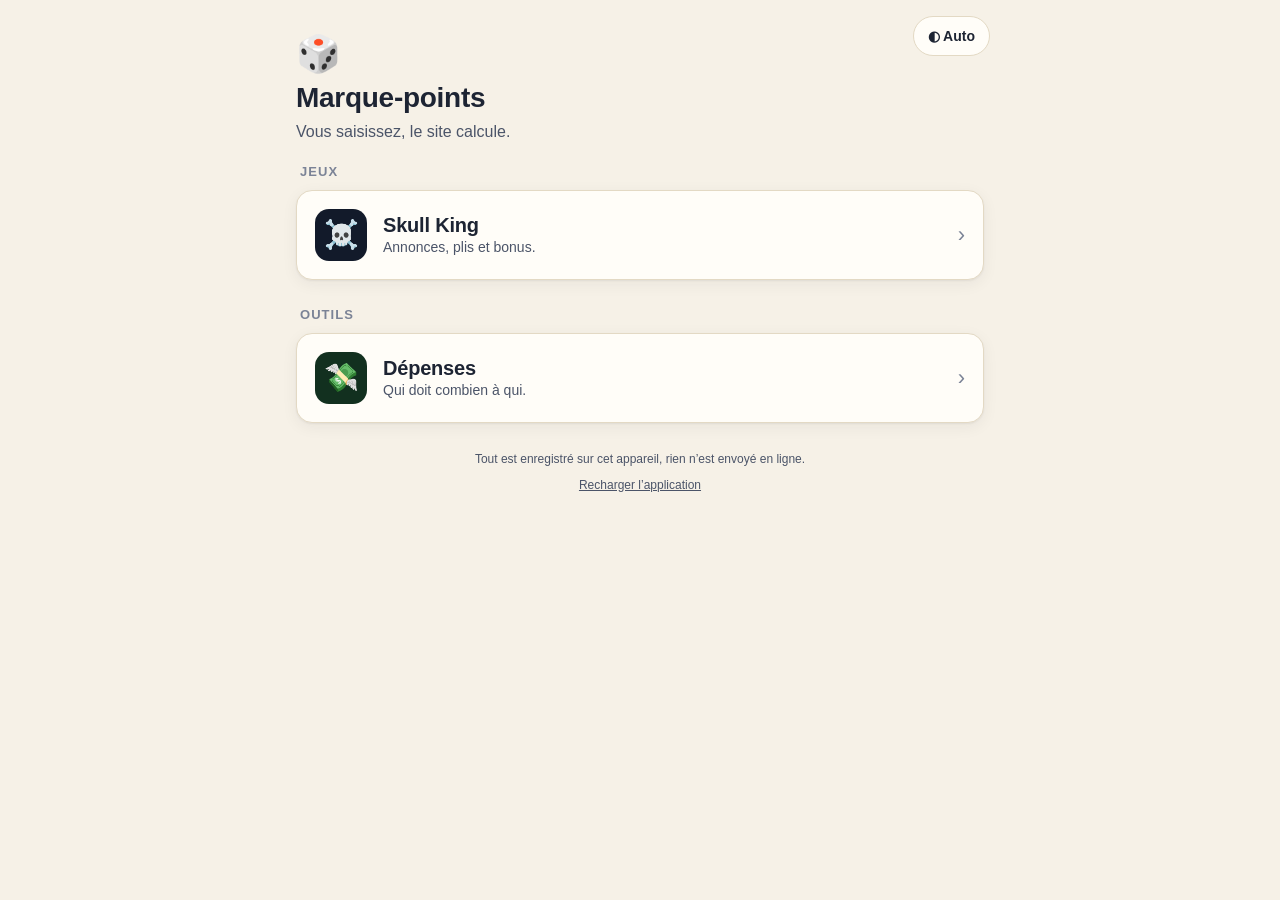
<file: index.html>
<!doctype html>
<html lang="fr">
<head>
  <meta charset="utf-8">
  <meta name="viewport" content="width=device-width, initial-scale=1, viewport-fit=cover">
  <title>Marque-points</title>
  <meta name="description" content="Comptez les points de vos jeux de société, sans calcul ni feuille de score.">
  <meta name="theme-color" content="#0e1420">
  <link rel="manifest" href="manifest.webmanifest">
  <link rel="icon" href="assets/img/icon.svg" type="image/svg+xml">
  <link rel="apple-touch-icon" href="assets/img/icon-192.png">
  <script src="assets/js/theme.js"></script>
  <link rel="stylesheet" href="assets/css/base.css?v=9">
  <style>
    .hero { padding: 36px 0 22px; position: relative; }
    .theme-btn { position: absolute; top: 16px; right: -6px; display: inline-flex; align-items: center; gap: 6px; min-height: 40px; padding: 6px 14px; border-radius: 999px; border: 1px solid var(--line); background: var(--surface); font-size: 14px; font-weight: 600; }
    .hero .logo { font-size: 36px; line-height: 1; }
    .hero h1 { font-size: 28px; margin-top: 10px; }
    .hero p { margin-top: 6px; font-size: 16px; }
    .games { display: grid; gap: 14px; padding-bottom: 28px; }
    .group-title { font-size: 13px; font-weight: 700; text-transform: uppercase; letter-spacing: .08em; color: var(--ink-3); margin: 0 4px 10px; }
    .game .art.money { background: #12301f; }
    .reload { border: 0; background: none; color: var(--ink-2); text-decoration: underline; font-size: 12px; padding: 8px; }
    .game {
      display: flex; gap: 16px; align-items: center; text-decoration: none;
      padding: 18px; border-radius: var(--radius); background: var(--surface);
      border: 1px solid var(--line); box-shadow: var(--shadow); transition: transform .1s;
    }
    .game:active { transform: scale(.99); }
    .game .art {
      width: 52px; height: 52px; flex: none; border-radius: 14px; display: grid; place-items: center;
      font-size: 28px; background: #121a2a; color: #f2c14e;
    }
    .game h2 { font-size: 20px; }
    .game .tags { display: flex; flex-wrap: wrap; gap: 6px; margin-top: 8px; }
    .tag { font-size: 12px; padding: 3px 8px; border-radius: 999px; background: var(--surface-2); color: var(--ink-2); border: 1px solid var(--line); }
    .game.soon { opacity: .6; box-shadow: none; pointer-events: none; }
    .game.soon .art { background: var(--surface-2); color: var(--ink-3); }
    .go { margin-left: auto; font-size: 22px; color: var(--ink-3); }
    .resume { display: inline-block; margin-top: 6px; font-size: 13px; color: var(--accent); font-weight: 600; }
    footer { padding: 0 0 32px; text-align: center; }
  </style>
</head>
<body>
  <main class="wrap">
    <header class="hero">
      <button class="theme-btn" id="theme-btn" type="button"></button>
      <div class="logo" aria-hidden="true">🎲</div>
      <h1>Marque-points</h1>
      <p class="muted">Vous saisissez, le site calcule.</p>
    </header>

    <h2 class="group-title">Jeux</h2>
    <section class="games" aria-label="Jeux">
      <a class="game" href="skull-king/">
        <div class="art" aria-hidden="true">☠️</div>
        <div>
          <h2>Skull King</h2>
          <p class="muted small">Annonces, plis et bonus.</p>
          <span class="resume" id="sk-resume" hidden>Une partie est en cours, touchez pour reprendre</span>
        </div>
        <span class="go" aria-hidden="true">›</span>
      </a>
    </section>

    <h2 class="group-title">Outils</h2>
    <section class="games" aria-label="Outils">
      <a class="game" href="depenses/">
        <div class="art money" aria-hidden="true">💸</div>
        <div>
          <h2>Dépenses</h2>
          <p class="muted small">Qui doit combien à qui.</p>
          <span class="resume" id="dep-info" hidden></span>
        </div>
        <span class="go" aria-hidden="true">›</span>
      </a>
    </section>
  </main>
  <footer class="wrap muted tiny">Tout est enregistré sur cet appareil, rien n’est envoyé en ligne.<br><button class="reload" type="button" onclick="mpReload()">Recharger l’application</button></footer>
  <script>
    try {
      const sk = JSON.parse(localStorage.getItem('marque-points:skull-king:v1') || 'null');
      if (sk && sk.current && !sk.current.finished) document.getElementById('sk-resume').hidden = false;
    } catch (e) { /* stockage indisponible */ }
    const tb = document.getElementById('theme-btn');
    const showTheme = () => { tb.textContent = `${mpTheme.icon()} ${mpTheme.label()}`; tb.setAttribute('aria-label', `Thème : ${mpTheme.label()}, toucher pour changer`); };
    tb.addEventListener('click', () => { mpTheme.cycle(); showTheme(); });
    showTheme();
    try {
      const dep = JSON.parse(localStorage.getItem('marque-points:depenses:v1') || 'null');
      const n = dep && dep.groups ? dep.groups.length : 0;
      if (n) { const el = document.getElementById('dep-info'); el.textContent = `${n} groupe${n > 1 ? 's' : ''} enregistré${n > 1 ? 's' : ''}`; el.hidden = false; }
    } catch (e) { /* stockage indisponible */ }
  </script>
  <script src="assets/js/update.js" data-version="9" data-root="./" defer></script>
</body>
</html>
</file>
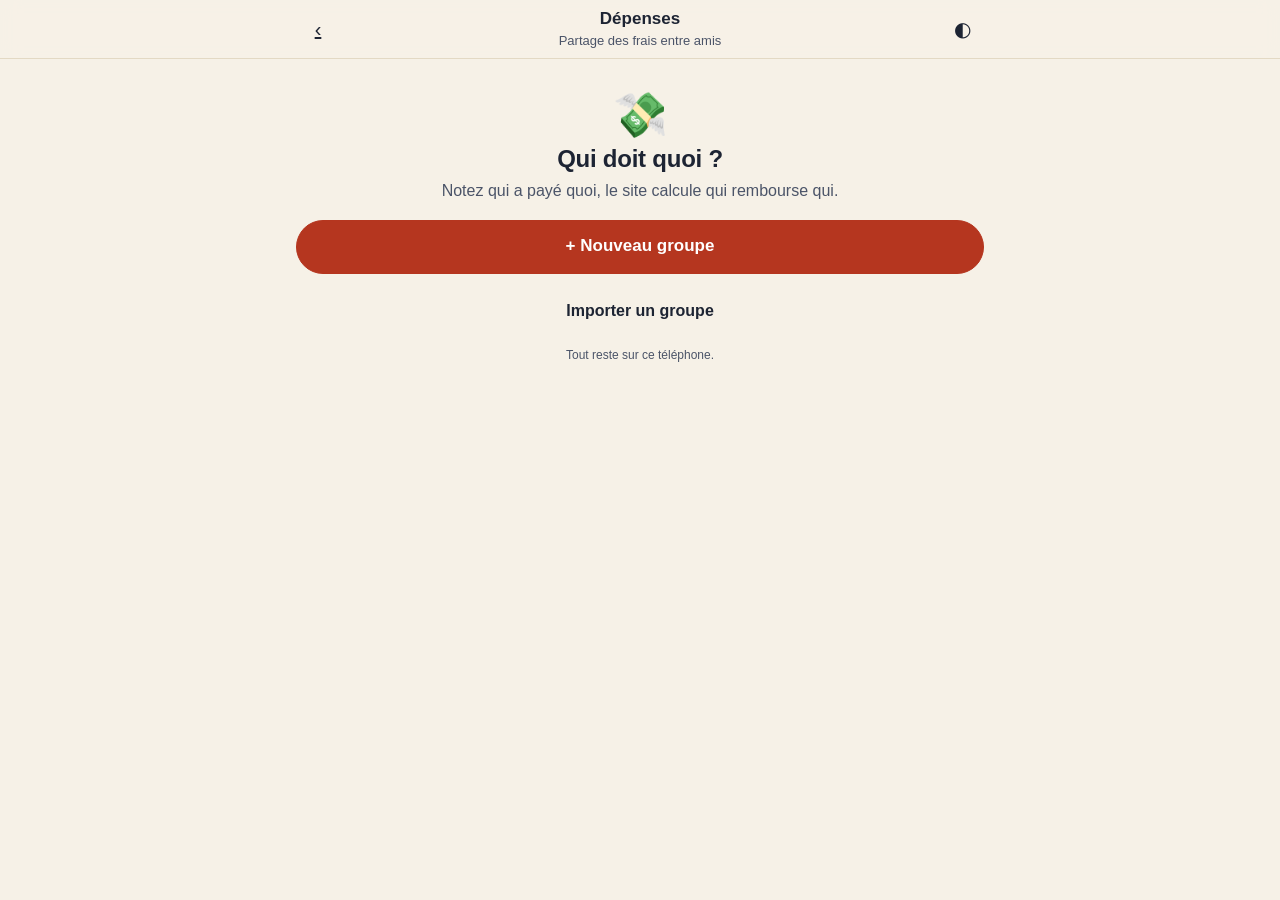
<file: depenses/index.html>
<!doctype html>
<html lang="fr">
<head>
  <meta charset="utf-8">
  <meta name="viewport" content="width=device-width, initial-scale=1, viewport-fit=cover">
  <title>Dépenses · Marque-points</title>
  <meta name="description" content="Partage des dépenses entre amis : qui a payé quoi, qui doit combien à qui.">
  <meta name="theme-color" content="#0e1420">
  <link rel="manifest" href="../manifest.webmanifest">
  <link rel="icon" href="../assets/img/icon.svg" type="image/svg+xml">
  <link rel="apple-touch-icon" href="../assets/img/icon-192.png">
  <script src="../assets/js/theme.js"></script>
  <link rel="stylesheet" href="../assets/css/base.css?v=9">
  <link rel="stylesheet" href="../assets/css/app.css?v=9">
  <link rel="stylesheet" href="dep.css?v=9">
</head>
<body>
  <div id="app"></div>
  <noscript><p class="wrap">Cet outil a besoin de JavaScript.</p></noscript>
  <script type="module" src="app.js?v=9"></script>
  <script src="../assets/js/update.js" data-version="9" data-root="../" defer></script>
</body>
</html>
</file>
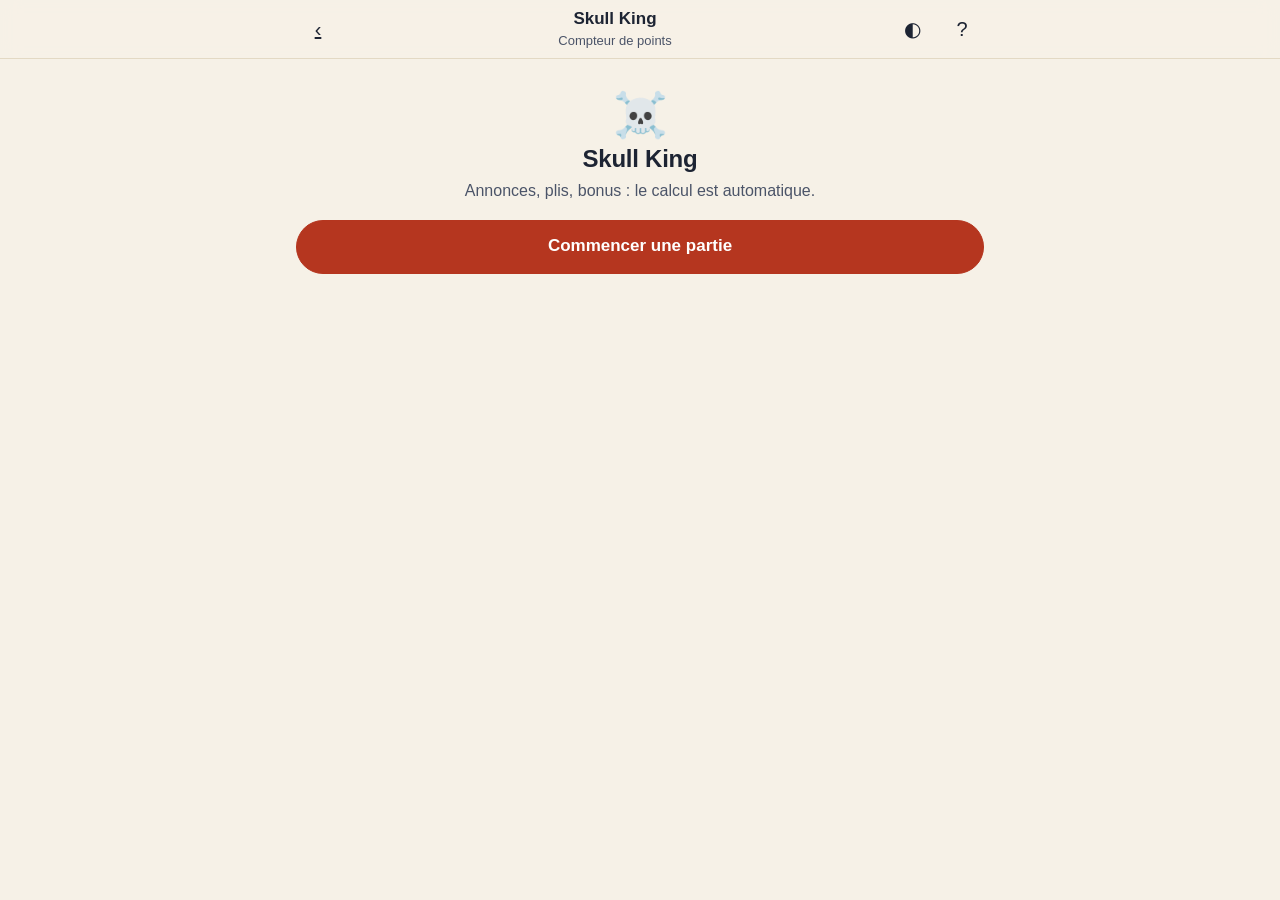
<file: skull-king/index.html>
<!doctype html>
<html lang="fr">
<head>
  <meta charset="utf-8">
  <meta name="viewport" content="width=device-width, initial-scale=1, viewport-fit=cover">
  <title>Skull King · Marque-points</title>
  <meta name="description" content="Feuille de score Skull King : annonces, plis, bonus, Rascal, Kraken, Baleine, Butin et Expansion Pack.">
  <meta name="theme-color" content="#0e1420">
  <link rel="manifest" href="../manifest.webmanifest">
  <link rel="icon" href="../assets/img/icon.svg" type="image/svg+xml">
  <link rel="apple-touch-icon" href="../assets/img/icon-192.png">
  <script src="../assets/js/theme.js"></script>
  <link rel="stylesheet" href="../assets/css/base.css?v=9">
  <link rel="stylesheet" href="../assets/css/app.css?v=9">
</head>
<body>
  <div id="app"></div>
  <noscript><p class="wrap">Ce compteur a besoin de JavaScript.</p></noscript>
  <script type="module" src="app.js?v=9"></script>
  <script src="../assets/js/update.js" data-version="9" data-root="../" defer></script>
</body>
</html>
</file>
<file: assets/css/base.css>
/* Marque-points — styles partagés */
:root {
  --bg: #f6f1e7;
  --bg-2: #efe7d6;
  --surface: #fffdf8;
  --surface-2: #f8f2e6;
  --ink: #1d2433;
  --ink-2: #4b5468;
  --ink-3: #7b8396;
  --line: #e3d9c4;
  --accent: #b5361f;
  --accent-ink: #ffffff;
  --accent-soft: #f6e1da;
  --gold: #b8860b;
  --gold-soft: #f7ecd0;
  --ok: #1f7a4d;
  --ok-soft: #dcf1e5;
  --warn: #9a5b00;
  --warn-soft: #fbecd2;
  --bad: #b42318;
  --bad-soft: #fbe1de;
  --shadow: 0 1px 2px rgba(29, 36, 51, .06), 0 4px 16px rgba(29, 36, 51, .06);
  --radius: 16px;
  --radius-sm: 10px;
  --tap: 44px;
  color-scheme: light;
}

@media (prefers-color-scheme: dark) {
  :root:not([data-theme="light"]) {
    --bg: #0e1420;
    --bg-2: #131b2a;
    --surface: #182234;
    --surface-2: #1e2a40;
    --ink: #eef1f6;
    --ink-2: #b9c1d0;
    --ink-3: #8590a5;
    --line: #2a3750;
    --accent: #e0573d;
    --accent-ink: #ffffff;
    --accent-soft: #3a2220;
    --gold: #e6b84a;
    --gold-soft: #3a3020;
    --ok: #4cc38a;
    --ok-soft: #173a2b;
    --warn: #f0b252;
    --warn-soft: #3b2e17;
    --bad: #f47067;
    --bad-soft: #3d1e1d;
    --shadow: 0 1px 2px rgba(0, 0, 0, .3), 0 6px 20px rgba(0, 0, 0, .25);
    color-scheme: dark;
  }
}
:root[data-theme="dark"] {
  --bg: #0e1420;
  --bg-2: #131b2a;
  --surface: #182234;
  --surface-2: #1e2a40;
  --ink: #eef1f6;
  --ink-2: #b9c1d0;
  --ink-3: #8590a5;
  --line: #2a3750;
  --accent: #e0573d;
  --accent-ink: #ffffff;
  --accent-soft: #3a2220;
  --gold: #e6b84a;
  --gold-soft: #3a3020;
  --ok: #4cc38a;
  --ok-soft: #173a2b;
  --warn: #f0b252;
  --warn-soft: #3b2e17;
  --bad: #f47067;
  --bad-soft: #3d1e1d;
  --shadow: 0 1px 2px rgba(0, 0, 0, .3), 0 6px 20px rgba(0, 0, 0, .25);
  color-scheme: dark;
}

* { box-sizing: border-box; }
[hidden] { display: none !important; }
html { -webkit-text-size-adjust: 100%; }
body {
  margin: 0;
  background: var(--bg);
  color: var(--ink);
  font: 16px/1.45 ui-sans-serif, -apple-system, BlinkMacSystemFont, "Segoe UI", Roboto, "Helvetica Neue", Arial, sans-serif;
  -webkit-font-smoothing: antialiased;
  min-height: 100vh;
  min-height: 100dvh;
}
button, input, select { font: inherit; color: inherit; }
button { cursor: pointer; -webkit-tap-highlight-color: transparent; }
/* Pas de zoom au double tap quand on appuie vite plusieurs fois sur un bouton. */
html, body, button, a, input, select, label { touch-action: manipulation; }
body { overscroll-behavior-y: none; }
button, .chip { user-select: none; -webkit-user-select: none; }
a { color: inherit; }
h1, h2, h3 { line-height: 1.15; margin: 0; letter-spacing: -.01em; }
p { margin: 0; }
.wrap { max-width: 720px; margin: 0 auto; padding: 0 16px; }

/* Boutons */
.btn {
  display: inline-flex; align-items: center; justify-content: center; gap: 8px;
  min-height: var(--tap); padding: 10px 18px; border-radius: 999px;
  border: 1px solid var(--line); background: var(--surface); color: var(--ink);
  font-weight: 600; text-decoration: none; transition: transform .08s, background .15s;
}
.btn:active { transform: scale(.97); }
.btn:disabled { opacity: .45; cursor: not-allowed; transform: none; }
.btn-primary { background: var(--accent); border-color: var(--accent); color: var(--accent-ink); }
.btn-gold { background: var(--gold); border-color: var(--gold); color: #1b1405; }
.btn-ghost { background: transparent; border-color: transparent; }
.btn-danger { color: var(--bad); }
.btn-block { width: 100%; }
.btn-lg { min-height: 54px; font-size: 17px; }
.btn-small { min-height: 34px; padding: 4px 12px; font-size: 14px; }
.btn-compact { padding: 10px 12px; font-size: 15px; }
.icon-btn {
  width: var(--tap); height: var(--tap); border-radius: 999px; border: 1px solid transparent;
  background: transparent; display: inline-grid; place-items: center; font-size: 20px; color: var(--ink);
}
.icon-btn:hover { background: var(--surface-2); }

.card {
  background: var(--surface); border: 1px solid var(--line); border-radius: var(--radius);
  box-shadow: var(--shadow); padding: 16px;
}
.muted { color: var(--ink-2); }
.small { font-size: 14px; }
.tiny { font-size: 12px; }
.visually-hidden { position: absolute !important; width: 1px; height: 1px; overflow: hidden; clip: rect(0 0 0 0); }

:focus-visible { outline: 3px solid color-mix(in srgb, var(--accent) 60%, transparent); outline-offset: 2px; }

/* Bandeau « nouvelle version » */
.update-banner {
  position: fixed; left: 12px; right: 12px; top: calc(10px + env(safe-area-inset-top)); z-index: 90;
  max-width: 560px; margin: 0 auto; display: flex; align-items: center; gap: 12px;
  padding: 10px 10px 10px 16px; border-radius: 16px; background: var(--ink); color: var(--bg);
  box-shadow: 0 8px 30px rgba(0, 0, 0, .3); font-size: 14px; font-weight: 600;
}
.update-banner span { flex: 1; }
.update-banner button { border: 0; border-radius: 999px; padding: 9px 14px; background: var(--accent); color: #fff; font-weight: 700; }

/* Réglage « réduire les animations » du téléphone respecté. */
@media (prefers-reduced-motion: reduce) {
  *, *::before, *::after { transition-duration: .01ms !important; animation-duration: .01ms !important; animation-iteration-count: 1 !important; scroll-behavior: auto !important; }
}
</file>
<file: assets/css/app.css>
/* Composants d’application partagés (Skull King, Dépenses…) */
.topbar {
  position: sticky; top: 0; z-index: 20;
  background: color-mix(in srgb, var(--bg) 88%, transparent);
  backdrop-filter: saturate(1.4) blur(10px); -webkit-backdrop-filter: saturate(1.4) blur(10px);
  border-bottom: 1px solid var(--line);
  padding-top: env(safe-area-inset-top);
}
.topbar .wrap { display: flex; align-items: center; gap: 6px; min-height: 58px; }
.topbar .title { flex: 1; min-width: 0; text-align: center; }
.topbar .title strong { display: block; font-size: 17px; }
.topbar .title span { display: block; font-size: 13px; color: var(--ink-2); white-space: nowrap; overflow: hidden; text-overflow: ellipsis; }
.progress { display: flex; gap: 3px; padding: 0 16px 8px; max-width: 720px; margin: 0 auto; }
.progress i { flex: 1; height: 4px; border-radius: 4px; background: var(--line); }
.progress i.done { background: var(--gold); }
.progress i.now { background: var(--accent); }

main.page { padding: 16px 0 140px; }
main.page.no-bar { padding-bottom: 40px; }
.stack { display: grid; grid-template-columns: minmax(0, 1fr); gap: 14px; }
.section-title { font-size: 13px; font-weight: 700; text-transform: uppercase; letter-spacing: .08em; color: var(--ink-3); margin: 10px 4px 0; }
.lede { font-size: 15px; color: var(--ink-2); padding: 0 4px; }

/* Accueil */
.sk-hero { text-align: center; padding: 18px 0 4px; }
.sk-hero .skull { font-size: 44px; line-height: 1; }
.sk-hero h1 { font-size: 24px; margin-top: 8px; }
.sk-hero p { margin-top: 6px; }
.resume-card { display: grid; gap: 12px; border-color: color-mix(in srgb, var(--accent) 40%, var(--line)); }
.resume-card .who { display: flex; flex-wrap: wrap; gap: 6px; }
.history-item { display: flex; align-items: center; gap: 12px; width: 100%; text-align: left; background: none; border: 0; padding: 12px 4px; border-top: 1px solid var(--line); }
.history-item:first-child { border-top: 0; }
.history-item .grow { flex: 1; min-width: 0; }
.history-item .grow span { display: block; }

/* Joueurs */
.avatar {
  width: 34px; height: 34px; border-radius: 999px; flex: none; display: inline-grid; place-items: center;
  font-weight: 700; font-size: 15px; color: #fff; background: var(--c, #888);
}
.pill { display: inline-flex; align-items: center; gap: 6px; padding: 4px 10px 4px 4px; border-radius: 999px; background: var(--surface-2); border: 1px solid var(--line); font-size: 14px; }
.pill .avatar { width: 22px; height: 22px; font-size: 11px; }
.player-row { display: flex; align-items: center; gap: 8px; }
.player-row input {
  flex: 1; min-width: 0; min-height: var(--tap); border-radius: var(--radius-sm); border: 1px solid var(--line);
  background: var(--surface-2); padding: 8px 12px; font-size: 16px;
}
.player-row input:focus { outline: none; border-color: var(--accent); background: var(--surface); }
.player-row .icon-btn { width: 38px; height: 38px; font-size: 16px; color: var(--ink-3); }

/* Options */
.choices { display: grid; gap: 8px; }
.choice {
  display: flex; gap: 12px; align-items: flex-start; text-align: left; width: 100%;
  padding: 12px 14px; border-radius: var(--radius-sm); border: 1.5px solid var(--line); background: var(--surface);
}
.choice .radio { width: 20px; height: 20px; border-radius: 999px; border: 2px solid var(--ink-3); flex: none; margin-top: 2px; }
.choice.on { border-color: var(--accent); background: var(--accent-soft); }
.choice.on .radio { border: 6px solid var(--accent); }
.choice b { display: block; }
.choice span { display: block; font-size: 13px; color: var(--ink-2); }
.choices.two { grid-template-columns: 1fr 1fr; }
@media (max-width: 420px) { .choices.two { grid-template-columns: 1fr; } }

.switch { display: flex; align-items: center; gap: 12px; padding: 10px 2px; cursor: pointer; }
.switch + .switch { border-top: 1px solid var(--line); }
.switch .txt { flex: 1; }
.switch .txt b { display: block; font-weight: 600; }
.switch .txt span { display: block; font-size: 13px; color: var(--ink-2); }
.switch input { appearance: none; -webkit-appearance: none; width: 50px; height: 30px; border-radius: 999px; background: var(--line); position: relative; flex: none; transition: background .15s; margin: 0; }
.switch input::after { content: ""; position: absolute; top: 3px; left: 3px; width: 24px; height: 24px; border-radius: 999px; background: #fff; box-shadow: 0 1px 3px rgba(0,0,0,.25); transition: transform .15s; }
.switch input:checked { background: var(--ok); }
.switch input:checked::after { transform: translateX(20px); }
.sub-options { margin: 4px 0 4px 14px; padding-left: 14px; border-left: 2px solid var(--line); }

.custom-rounds { display: flex; flex-wrap: wrap; gap: 8px; margin-top: 12px; }
.custom-round { display: inline-flex; align-items: center; border: 1px solid var(--line); border-radius: 999px; background: var(--surface-2); }
.custom-round button { width: 32px; height: 34px; border: 0; background: none; font-size: 16px; }
.custom-round b { min-width: 22px; text-align: center; }
.custom-round small { color: var(--ink-3); padding-left: 10px; }

.summary { display: grid; gap: 6px; }
.round-strip { display: flex; flex-wrap: wrap; gap: 4px; }
.round-strip span { min-width: 28px; height: 28px; border-radius: 8px; display: inline-grid; place-items: center; background: var(--surface-2); border: 1px solid var(--line); font-weight: 700; font-size: 13px; }
.round-strip span.capped { background: var(--warn-soft); border-color: var(--warn); color: var(--warn); }

/* Barre du bas */
.bar {
  position: fixed; left: 0; right: 0; bottom: 0; z-index: 30;
  background: color-mix(in srgb, var(--surface) 94%, transparent);
  backdrop-filter: blur(10px); -webkit-backdrop-filter: blur(10px);
  border-top: 1px solid var(--line);
  padding: 10px 0 calc(10px + env(safe-area-inset-bottom));
}
.bar .wrap { display: flex; gap: 10px; align-items: center; }
.bar .info { flex: 1; min-width: 0; font-size: 14px; line-height: 1.25; }
.bar .info b { font-size: 16px; }
.bar .btn { flex: none; }

/* Manche */
.banner { display: flex; gap: 10px; align-items: flex-start; padding: 12px 14px; border-radius: var(--radius-sm); background: var(--gold-soft); color: var(--ink); font-size: 14px; }
.banner .ico { font-size: 18px; line-height: 1.2; }
.pcard { padding: 10px 12px; }
.pcard .pcard-head .avatar { width: 28px; height: 28px; font-size: 13px; }
.pcard-head { display: flex; align-items: center; gap: 8px; margin-bottom: 8px; min-height: 28px; }
.pcard-head .name { flex: 1; min-width: 0; font-weight: 700; font-size: 16px; overflow: hidden; text-overflow: ellipsis; white-space: nowrap; }
.pcard-head .meta { font-size: 13px; color: var(--ink-2); text-align: right; }
.badge { display: inline-flex; align-items: center; gap: 4px; font-size: 12px; font-weight: 700; padding: 3px 8px; border-radius: 999px; background: var(--surface-2); border: 1px solid var(--line); color: var(--ink-2); white-space: nowrap; }
.badge.dealer { background: var(--gold-soft); border-color: transparent; color: var(--ink); }
.badge.ok { background: var(--ok-soft); color: var(--ok); border-color: transparent; }
.badge.bad { background: var(--bad-soft); color: var(--bad); border-color: transparent; }
.badge.warn { background: var(--warn-soft); color: var(--warn); border-color: transparent; }

.chips { display: grid; grid-template-columns: repeat(var(--cols, 6), minmax(0, 1fr)); gap: 6px; max-width: min(100%, calc(var(--cols, 6) * 64px)); }
.pcard.inline { display: grid; grid-template-columns: minmax(0, 1fr) auto; align-items: center; column-gap: 10px; }
.pcard.inline .pcard-head { margin: 0; }
.pcard.inline .pcard-head .name small { display: block; font-size: 12px; font-weight: 500; color: var(--ink-2); }
.pcard.inline .chips { grid-template-columns: repeat(var(--cols), 46px); }
.pcard.inline .extra { grid-column: 1 / -1; }
.chip {
  min-width: 0; height: 42px; padding: 0; border-radius: 11px; border: 1.5px solid var(--line);
  background: var(--surface-2); font-weight: 700; font-size: 17px; position: relative;
  font-variant-numeric: tabular-nums;
}
.chip.on { background: var(--accent); border-color: var(--accent); color: var(--accent-ink); }
.chip.target { border-color: var(--gold); }
.chip.target::after { content: ""; position: absolute; top: 4px; right: 4px; width: 6px; height: 6px; border-radius: 9px; background: var(--gold); }
.chip.on.target::after { background: #fff; }
.chip:active { transform: scale(.95); }
.chip.name-chip { font-size: 14px; font-weight: 600; height: 38px; min-width: 0; padding: 0 12px; }

.seg { display: inline-flex; border: 1px solid var(--line); border-radius: 999px; padding: 3px; background: var(--surface-2); margin-top: 10px; }
.seg button { border: 0; background: none; padding: 7px 14px; border-radius: 999px; font-size: 14px; font-weight: 600; color: var(--ink-2); }
.seg button.on { background: var(--surface); color: var(--ink); box-shadow: var(--shadow); }

.stepper-row { display: flex; align-items: center; gap: 10px; padding: 10px 0; border-top: 1px solid var(--line); }
.stepper-row:first-child { border-top: 0; }
.stepper-row .ico { font-size: 20px; width: 26px; text-align: center; flex: none; }
.stepper-row .txt { flex: 1; min-width: 0; }
.stepper-row .txt b { display: block; font-size: 15px; font-weight: 600; }
.stepper-row .txt span { display: block; font-size: 12px; color: var(--ink-3); }
.stepper { display: inline-flex; align-items: center; gap: 2px; flex: none; }
.stepper button { width: 38px; height: 38px; border-radius: 999px; border: 1px solid var(--line); background: var(--surface-2); font-size: 20px; line-height: 1; }
.stepper button:disabled { opacity: .3; }
.stepper output { min-width: 26px; text-align: center; font-weight: 800; font-size: 17px; font-variant-numeric: tabular-nums; }
.stepper-row .pts { min-width: 44px; text-align: right; font-size: 13px; color: var(--ink-2); font-variant-numeric: tabular-nums; }

.bonus-toggle { display: flex; align-items: center; gap: 10px; width: 100%; background: none; border: 0; padding: 0; text-align: left; min-height: 36px; }
.bonus-toggle .name { flex: 1; min-width: 0; font-weight: 700; }
.bonus-toggle .name small { display: block; font-weight: 500; font-size: 12px; color: var(--warn); }
.bonus-toggle .chev { color: var(--ink-3); width: 16px; text-align: center; }
.pcard.open { border-color: color-mix(in srgb, var(--accent) 45%, var(--line)); }
.bonus-off { opacity: .75; box-shadow: none; }
.bonus-off .name { font-weight: 700; flex: 1; min-width: 0; overflow: hidden; text-overflow: ellipsis; white-space: nowrap; }
.stepper-row .txt b em { font-style: normal; font-size: 13px; margin-left: 4px; }
.stepper-row .txt .why { color: var(--warn); font-weight: 600; }
.section-head { display: flex; align-items: flex-end; justify-content: space-between; gap: 10px; }
.section-head .section-title { margin-bottom: 2px; }
.bonus-body { margin-top: 8px; }

.msg { padding: 12px 14px; border-radius: var(--radius-sm); font-size: 14px; display: grid; gap: 4px; }
.msg.err { background: var(--bad-soft); color: var(--bad); }
.msg.note { background: var(--surface-2); color: var(--ink-2); border: 1px solid var(--line); }

.select { min-height: 40px; border-radius: var(--radius-sm); border: 1px solid var(--line); background: var(--surface-2); padding: 6px 10px; width: 100%; }
.field-grid { display: grid; grid-template-columns: 1fr 1fr; gap: 8px; }
.field-grid label { display: grid; gap: 4px; font-size: 13px; color: var(--ink-2); }
.loot-row { display: grid; grid-template-columns: 1fr 1fr auto; gap: 8px; align-items: end; padding: 10px 0; border-top: 1px solid var(--line); }
.loot-row:first-of-type { border-top: 0; }
.loot-row label { display: grid; gap: 4px; font-size: 13px; color: var(--ink-2); }

.ability + .ability { border-top: 1px solid var(--line); padding-top: 14px; margin-top: 14px; }
.ability h3 { font-size: 16px; }
.ability p { font-size: 13px; color: var(--ink-2); margin: 2px 0 10px; }
.ability .seg { margin-top: 10px; }

/* Points de la manche */
.score-lines { display: grid; }
.score-line { display: grid; grid-template-columns: auto 1fr auto; gap: 10px; align-items: center; padding: 10px 0; border-top: 1px solid var(--line); }
.score-line:first-child { border-top: 0; }
.score-line .d { font-size: 12px; color: var(--ink-3); }
.score-line .t { font-weight: 800; font-size: 18px; font-variant-numeric: tabular-nums; }
.pos { color: var(--ok); }
.neg { color: var(--bad); }

/* Classement */
.rank-list { display: grid; gap: 8px; }
.rank-item { display: grid; grid-template-columns: 30px auto 1fr auto; align-items: center; gap: 10px; padding: 12px 14px; }
.rank-list.many { gap: 6px; }
.rank-list.many .rank-item { padding: 8px 12px; }
.rank-list.many .rank-item .total { font-size: 19px; }
.rank-item .r { font-weight: 800; font-size: 18px; color: var(--ink-3); text-align: center; }
.rank-item.first { border-color: var(--gold); background: linear-gradient(0deg, var(--gold-soft), var(--surface)); }
.rank-item .total { font-weight: 800; font-size: 22px; text-align: right; font-variant-numeric: tabular-nums; }
.rank-item .delta { display: block; font-size: 13px; font-weight: 700; text-align: right; }
.rank-item .nm { font-weight: 700; min-width: 0; overflow: hidden; text-overflow: ellipsis; white-space: nowrap; }
.rank-item .nm small { display: block; font-weight: 500; font-size: 12px; color: var(--ink-3); }

.table-wrap { overflow-x: auto; border-radius: var(--radius); border: 1px solid var(--line); background: var(--surface); box-shadow: var(--shadow); }
table.scores { border-collapse: collapse; width: 100%; font-variant-numeric: tabular-nums; }
table.scores th, table.scores td { padding: 8px 8px; text-align: center; border-bottom: 1px solid var(--line); white-space: nowrap; }
table.scores thead th .nm { display: block; max-width: 72px; margin: 2px auto 0; overflow: hidden; text-overflow: ellipsis; }
table.scores thead .avatar { width: 26px; height: 26px; font-size: 12px; }
table.scores.many td .c { font-size: 14px; }
table.scores.many th, table.scores.many td { padding: 6px 5px; }
table.scores.many thead th .nm { max-width: 52px; font-size: 12px; }
table.scores th.lead, table.scores td.lead { background: color-mix(in srgb, var(--gold) 14%, var(--surface)); }
table.scores thead th { font-size: 13px; position: sticky; top: 0; background: var(--surface); }
table.scores th:first-child, table.scores td:first-child { position: sticky; left: 0; background: var(--surface); text-align: left; z-index: 1; font-size: 13px; color: var(--ink-2); }
table.scores td .c { display: block; font-weight: 800; font-size: 16px; }
table.scores td .s { display: block; font-size: 11px; color: var(--ink-3); }
table.scores tbody tr.click { cursor: pointer; }
table.scores tbody tr.click:hover td { background: var(--surface-2); }
table.scores tfoot td { font-weight: 800; font-size: 17px; border-bottom: 0; }
table.scores td .s.hit { color: var(--ok); }
table.scores td .s.miss { color: var(--bad); }
table.scores td .s.glancing { color: var(--warn); }
.standings { display: flex; flex-wrap: wrap; gap: 6px; }
.standings .pill { padding-right: 12px; }
.standings .pill b { font-variant-numeric: tabular-nums; }
.standings .pill .rk { color: var(--ink-3); font-weight: 700; font-size: 12px; }

.podium { display: grid; grid-template-columns: 1fr 1fr 1fr; align-items: end; gap: 8px; padding: 10px 0 4px; }
.podium .step { text-align: center; }
.podium .block { margin-top: 8px; border-radius: 12px 12px 0 0; background: var(--surface-2); border: 1px solid var(--line); display: grid; place-items: center; font-weight: 800; font-size: 22px; }
.podium .p1 .block { height: 110px; background: var(--gold-soft); border-color: var(--gold); }
.podium .p2 .block { height: 80px; }
.podium .p3 .block { height: 60px; }
.podium .who { font-weight: 700; overflow: hidden; text-overflow: ellipsis; white-space: nowrap; }
.podium .pts { font-size: 14px; color: var(--ink-2); }
.podium .avatar { width: 46px; height: 46px; font-size: 19px; }
.crown { font-size: 28px; display: block; }

/* Fenêtre */
.modal {
  /* Fenêtre native <dialog> en panneau qui monte du bas sur téléphone, centrée sur grand écran. */
  width: 100%; max-width: 720px; max-height: 88vh; max-height: 88dvh; overflow: auto;
  margin: auto auto 0; border: 0; color: var(--ink);
  background: var(--surface); border-radius: 22px 22px 0 0; padding: 20px 20px calc(20px + env(safe-area-inset-bottom));
  box-shadow: 0 -10px 40px rgba(0,0,0,.25);
  overscroll-behavior: contain; /* le défilement dans la fenêtre ne fait pas bouger la page derrière */
}
.modal::backdrop { background: rgba(8, 12, 20, .55); overflow: hidden; overscroll-behavior: contain; }
@media (min-width: 760px) { .modal { margin: auto; border-radius: 22px; } }
.modal h2 { font-size: 22px; margin-bottom: 8px; }
.modal h3 { font-size: 15px; margin: 18px 0 6px; }
.modal ul { margin: 0; padding-left: 20px; }
.modal li { margin: 4px 0; }
.modal .actions { display: flex; gap: 10px; margin-top: 18px; flex-wrap: wrap; }
.modal .actions .btn { flex: 1; }

#toast:empty { display: none; }
.toast { position: fixed; left: 50%; bottom: calc(96px + env(safe-area-inset-bottom)); transform: translateX(-50%); z-index: 60; background: var(--ink); color: var(--bg); padding: 10px 16px; border-radius: 999px; font-size: 14px; font-weight: 600; box-shadow: var(--shadow); }

/* Saisie directe des bonus */
.free-list { padding: 4px 14px; }
.free-row { display: flex; align-items: center; gap: 10px; padding: 10px 0; border-top: 1px solid var(--line); }
.free-row:first-child { border-top: 0; }
.free-row .avatar { width: 28px; height: 28px; font-size: 13px; }
.free-row .name { flex: 1; min-width: 0; font-weight: 700; overflow: hidden; text-overflow: ellipsis; white-space: nowrap; }
.free-row .name small { display: block; font-weight: 500; font-size: 12px; color: var(--warn); }
.free-input {
  width: 64px; height: 40px; text-align: center; font-weight: 800; font-size: 17px;
  border: 1px solid var(--line); border-radius: 10px; background: var(--surface-2); margin: 0 4px;
  font-variant-numeric: tabular-nums;
}
.free-input:focus { outline: none; border-color: var(--accent); background: var(--surface); }

/* Contrôle segmenté (choix exclusifs) */
.tabs { display: grid; grid-auto-flow: column; grid-auto-columns: 1fr; gap: 4px; padding: 4px; border-radius: 999px; background: var(--surface-2); border: 1px solid var(--line); }
.tabs button { border: 0; background: none; min-height: 38px; border-radius: 999px; font-weight: 700; color: var(--ink-2); font-size: 14px; padding: 0 8px; }
.tabs button.on { background: var(--surface); color: var(--ink); box-shadow: var(--shadow); }

/* Préparation de partie */
.field-label { font-size: 13px; font-weight: 700; color: var(--ink-2); margin: 0 2px 6px; }
.hint { font-size: 13px; color: var(--ink-2); margin: 6px 2px 0; }
.hint.warn { color: var(--warn); }
.rules-summary { display: flex; align-items: center; gap: 12px; width: 100%; text-align: left; font-size: 14px; color: var(--ink-2); line-height: 1.4; }
.rules-summary .grow { flex: 1; min-width: 0; }
.rules-summary .link { color: var(--accent); font-weight: 700; white-space: nowrap; }
.rules-panel { gap: 18px; }
.rules-panel .switch { padding: 8px 2px; }
.rules-panel .switch .txt b { font-weight: 500; }

/* Titre d'écran : reçoit le focus à chaque changement d'écran (annoncé par les lecteurs d'écran), sans cadre visible. */
.topbar .title:focus { outline: none; }
</file>
<file: depenses/dep.css>
/* Dépenses — styles propres à l'outil (le reste vient de assets/css/app.css) */
.field {
  width: 100%; min-height: 48px; border-radius: var(--radius-sm); border: 1px solid var(--line);
  background: var(--surface); padding: 10px 14px; font-size: 16px;
}
.field:focus { outline: none; border-color: var(--accent); }
select.field { appearance: auto; }
textarea.field { resize: vertical; font-family: inherit; }
.sr { position: absolute; width: 1px; height: 1px; overflow: hidden; clip: rect(0 0 0 0); }

.group-card { display: flex; align-items: center; gap: 12px; width: 100%; text-align: left; }
.group-card .grow { flex: 1; min-width: 0; display: grid; gap: 2px; }
.group-card .grow b { font-size: 17px; overflow: hidden; text-overflow: ellipsis; white-space: nowrap; }
.group-card .sum { font-weight: 800; font-size: 17px; font-variant-numeric: tabular-nums; white-space: nowrap; }
.faces { display: flex; margin-top: 6px; }
.faces .avatar { width: 24px; height: 24px; font-size: 11px; margin-right: -6px; box-shadow: 0 0 0 2px var(--surface); }
.faces .more { margin-left: 12px; font-size: 12px; color: var(--ink-3); align-self: center; }

.small-tabs button { min-height: 34px; font-size: 14px; }

.list-card { padding: 2px 14px; }
.item-row, .bal-row, .move-row, .split-row {
  display: flex; align-items: center; gap: 12px; width: 100%; padding: 12px 0; text-align: left;
  border: 0; border-top: 1px solid var(--line); background: none;
}
.list-card > :first-child { border-top: 0; }
.item-row .cat { font-size: 22px; width: 32px; text-align: center; flex: none; }
.grow { flex: 1; min-width: 0; }
.item-row .grow b, .bal-row .grow b { display: block; overflow: hidden; text-overflow: ellipsis; white-space: nowrap; }
.item-row .grow span, .bal-row .grow > span { display: block; }
.amt { font-weight: 800; font-variant-numeric: tabular-nums; white-space: nowrap; }
.bal-row .avatar, .move-row .avatar, .split-row .avatar { width: 30px; height: 30px; font-size: 13px; }
.bal-bar { display: block; height: 6px; border-radius: 6px; background: var(--surface-2); margin-top: 6px; overflow: hidden; }
.bal-bar i { display: block; height: 100%; border-radius: 6px; }
.bal-bar.up i { background: var(--ok); }
.bal-bar.down i { background: var(--bad); }
.move-row .grow { font-size: 15px; }

.empty { text-align: center; padding: 36px 16px; display: grid; gap: 6px; justify-items: center; }
.empty .big { font-size: 44px; }
.small-empty { padding: 18px 16px; }

.amount-box { display: flex; align-items: baseline; justify-content: center; gap: 6px; padding: 10px 0 2px; }
.amount-input {
  min-width: 1.4ch; max-width: 75%; border: 0; border-bottom: 2px solid var(--line); background: transparent;
  text-align: center; font-size: 44px; font-weight: 800; padding: 4px 0; font-variant-numeric: tabular-nums;
}
.amount-input:focus { outline: none; border-color: var(--accent); }
.amount-box .cur { font-size: 26px; font-weight: 700; color: var(--ink-2); }

.tags { display: flex; flex-wrap: wrap; gap: 6px; }
.tags .chip { min-width: 0; }
.cats .chip { padding: 0 12px; }

.check-row { cursor: pointer; }
.check-row .check {
  width: 24px; height: 24px; border-radius: 7px; border: 2px solid var(--line); flex: none;
  display: grid; place-items: center; font-size: 14px; font-weight: 800; color: #fff;
}
.check-row.on .check { background: var(--accent); border-color: var(--accent); }
.check-row:not(.on) .grow, .check-row:not(.on) .avatar { opacity: .5; }
.split-row .grow .tiny { display: block; }
.money-input {
  width: 96px; height: 40px; text-align: right; font-weight: 700; font-size: 16px; padding: 0 10px;
  border: 1px solid var(--line); border-radius: 10px; background: var(--surface-2); font-variant-numeric: tabular-nums;
}
.money-input:focus { outline: none; border-color: var(--accent); background: var(--surface); }
.total-row { font-weight: 600; }

.toast-btn { margin-left: 8px; border: 0; background: none; color: var(--gold); font-weight: 800; padding: 2px 4px; }
</file>
